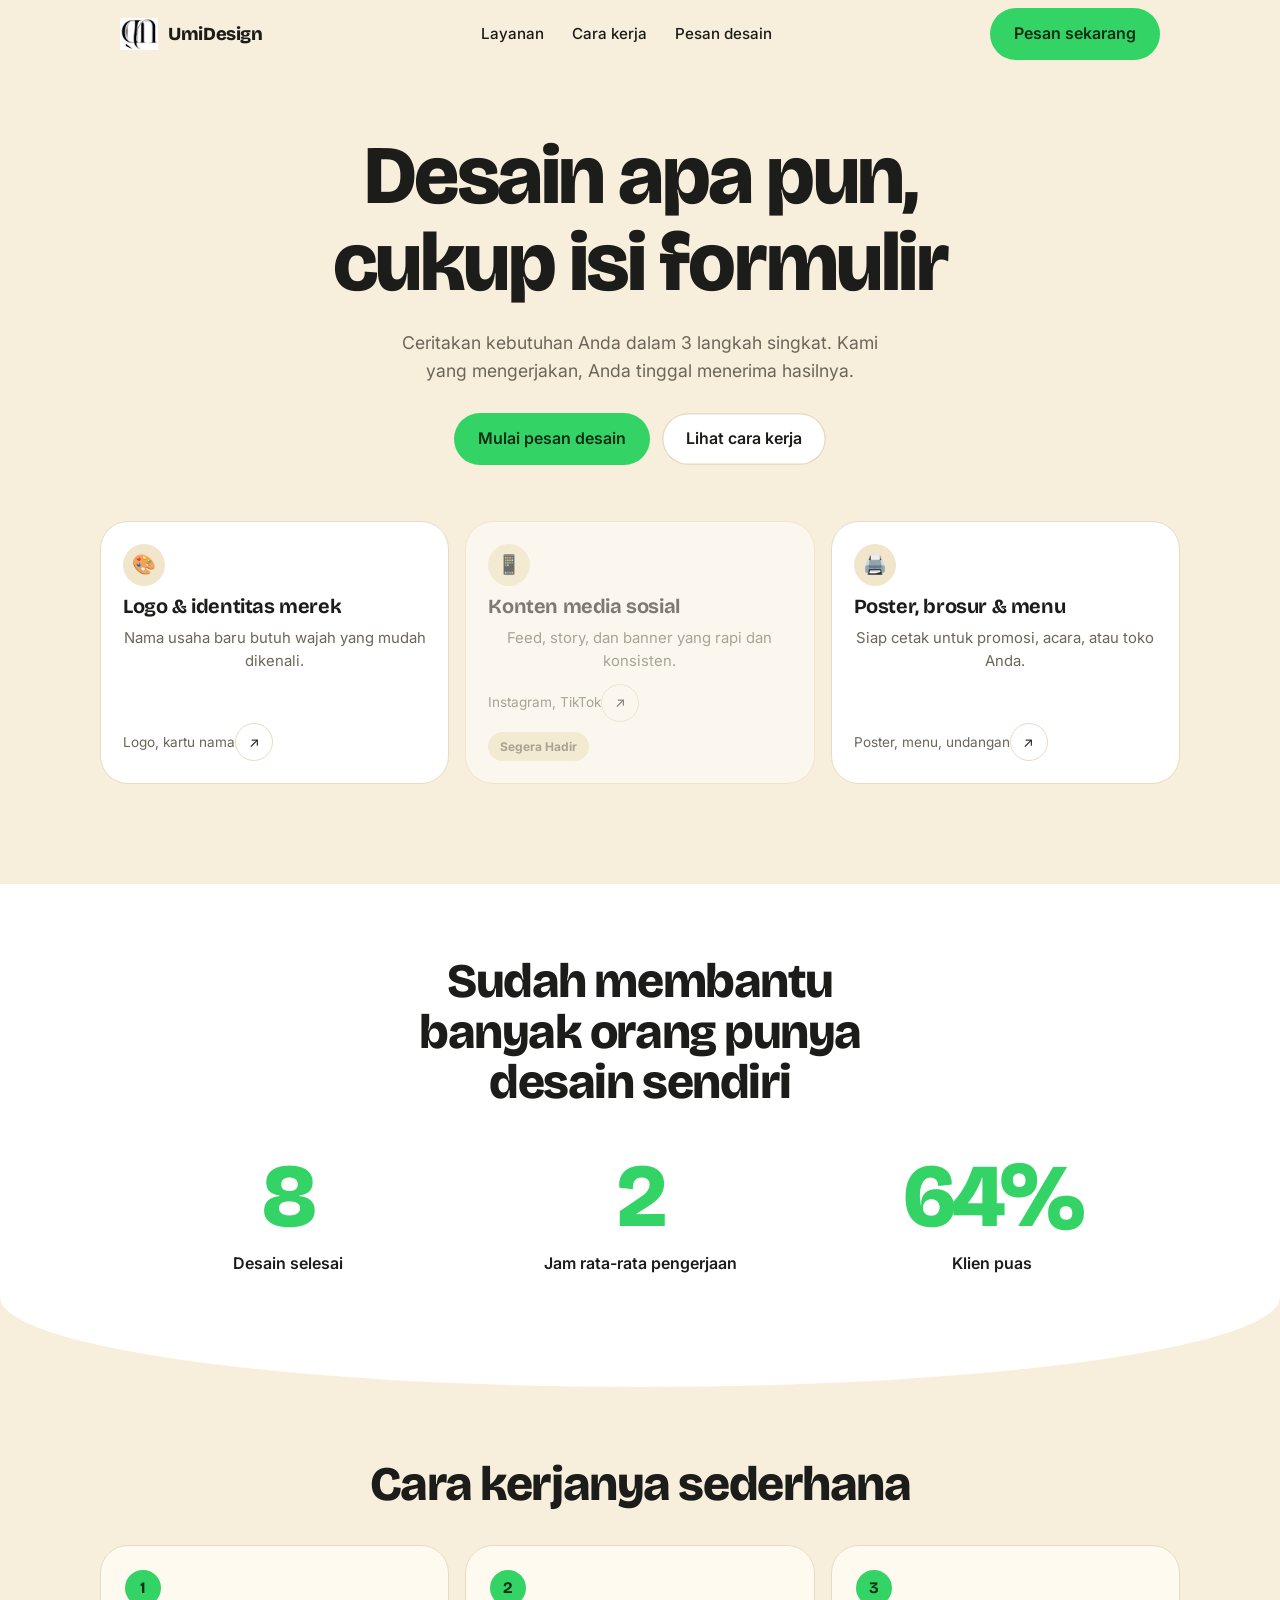
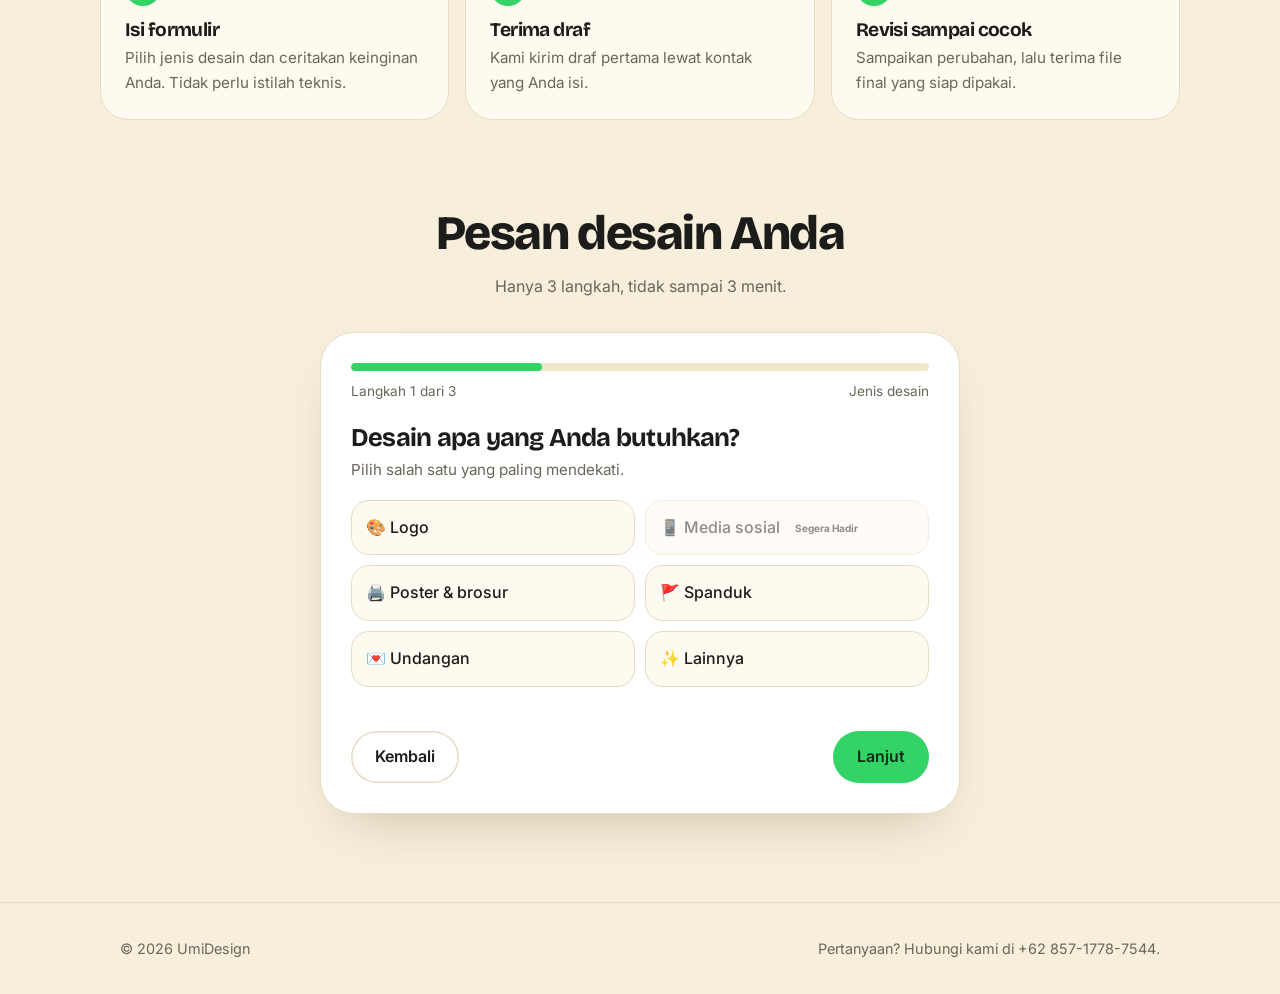
<file: desainku-web/index.html>
<!DOCTYPE html>
<html lang="id">
<head>
<meta charset="utf-8">
<meta name="viewport" content="width=device-width, initial-scale=1, viewport-fit=cover">
<title>UmiDesign – Pesan desain apa pun lewat formulir</title>
<link rel="stylesheet" href="https://fonts.googleapis.com/css2?family=Bricolage+Grotesque:wght@500;700;800&family=Inter:wght@400;500;600&display=swap">
<link rel="stylesheet" href="css/style.css">
</head>
<body>
<!-- ===== MENU ATAS ===== -->
<header><div class="wrap nav">
<a class="logo" href="#atas">
    <img src="assets/UmiDesign.png" alt="Logo UmiDesign" class="logo-img">
    <span data-brand>UmiDesign</span>
</a>
<nav class="links" aria-label="Menu utama"><a href="#layanan">Layanan</a><a href="#cara">Cara kerja</a><a href="#pesan">Pesan desain</a></nav>
<a class="btn" href="#pesan">Pesan sekarang</a>
</div></header>
<main id="atas">
<!-- ===== BAGIAN UTAMA & KARTU LAYANAN ===== -->
<section class="hero wrap" id="layanan">
<h1>Desain apa pun, cukup isi formulir</h1>
<p>Ceritakan kebutuhan Anda dalam 3 langkah singkat. Kami yang mengerjakan, Anda tinggal menerima hasilnya.</p>
<div class="cta"><a class="btn" href="#pesan">Mulai pesan desain</a><a class="btn ghost" href="#cara">Lihat cara kerja</a></div>
<div class="cards">
<button class="pick" data-pick="Logo &amp; identitas merek"><span class="ic">🎨</span><h3>Logo &amp; identitas merek</h3><p>Nama usaha baru butuh wajah yang mudah dikenali.</p><span class="ft">Logo, kartu nama<span class="go">↗</span></span></button>
<button
    class="pick unavailable"
    data-pick="Konten media sosial"
    disabled
    aria-disabled="true"
>
    <span class="ic">📱</span>
    <h3>Konten media sosial</h3>
    <p>Feed, story, dan banner yang rapi dan konsisten.</p>

    <span class="ft">
        Instagram, TikTok
        <span class="go">↗</span>
    </span>

    <span class="status">Segera Hadir</span>
</button>
<button class="pick" data-pick="Poster, brosur &amp; menu"><span class="ic">🖨️</span><h3>Poster, brosur &amp; menu</h3><p>Siap cetak untuk promosi, acara, atau toko Anda.</p><span class="ft">Poster, menu, undangan<span class="go">↗</span></span></button>
</div>
</section>
<!-- ===== ANGKA STATISTIK (ubah angka di data-to) ===== -->
<section class="stats"><div class="wrap">
<h2>Sudah membantu banyak orang punya desain sendiri</h2>
<div class="sg">
<div><div class="num" data-to="12">0</div><span>Desain selesai</span></div>
<div><div class="num" data-to="3">0</div><span>Jam rata-rata pengerjaan</span></div>
<div><div class="num" data-to="99" data-suf="%">0</div><span>Klien puas</span></div>
</div></div></section>
<!-- ===== CARA KERJA ===== -->
<section class="how wrap" id="cara">
<h2>Cara kerjanya sederhana</h2>
<div class="hg">
<div><b>1</b><h3>Isi formulir</h3><p>Pilih jenis desain dan ceritakan keinginan Anda. Tidak perlu istilah teknis.</p></div>
<div><b>2</b><h3>Terima draf</h3><p>Kami kirim draf pertama lewat kontak yang Anda isi.</p></div>
<div><b>3</b><h3>Revisi sampai cocok</h3><p>Sampaikan perubahan, lalu terima file final yang siap dipakai.</p></div>
</div></section>
<!-- ===== FORMULIR PEMESANAN ===== -->
<section class="formsec wrap" id="pesan">
<div class="formhead"><h2>Pesan desain Anda</h2><p>Hanya 3 langkah, tidak sampai 3 menit.</p></div>
<div class="form" id="form">
<div id="flow">
<div class="prog"><i id="bar"></i></div>
<div class="lab"><span id="stl">Langkah 1 dari 3</span><span id="stn">Jenis desain</span></div>
<div class="step">
<h3>Desain apa yang Anda butuhkan?</h3><p class="hint">Pilih salah satu yang paling mendekati.</p>
<div class="grid">
<button type="button" class="chip" data-g="type" data-v="Logo &amp; identitas merek" aria-pressed="false">🎨 Logo</button>
<button
    type="button"
    class="chip unavailable"
    data-g="type"
    data-v="Konten media sosial"
    aria-pressed="false"
    disabled
>
    📱 Media sosial
    <span class="status">Segera Hadir</span>
</button>
<button type="button" class="chip" data-g="type" data-v="Poster, brosur &amp; menu" aria-pressed="false">🖨️ Poster &amp; brosur</button>
<button type="button" class="chip" data-g="type" data-v="Spanduk &amp; banner" aria-pressed="false">🚩 Spanduk</button>
<button type="button" class="chip" data-g="type" data-v="Undangan" aria-pressed="false">💌 Undangan</button>
<button type="button" class="chip" data-g="type" data-v="Lainnya" aria-pressed="false">✨ Lainnya</button>
</div></div>
<div class="step" hidden>
<h3>Ceritakan keinginan Anda</h3><p class="hint">Cukup tulis dengan bahasa sehari-hari.</p>
<label for="proj">Nama proyek atau usaha</label><input type="text" id="proj" placeholder="Contoh: Kedai Kopi Senja" autocomplete="organization">
<label for="desc">Apa yang ingin dibuat?</label><textarea id="desc" placeholder="Contoh: Logo untuk kedai kopi kecil, suasana hangat dan ramah."></textarea>
<label>Gaya yang disukai</label>
<div class="row"><button type="button" class="chip" data-g="style" data-v="Minimalis" aria-pressed="false">Minimalis</button><button type="button" class="chip" data-g="style" data-v="Ceria" aria-pressed="false">Ceria</button><button type="button" class="chip" data-g="style" data-v="Elegan" aria-pressed="false">Elegan</button><button type="button" class="chip" data-g="style" data-v="Tegas" aria-pressed="false">Tegas</button><button type="button" class="chip" data-g="style" data-v="Belum tahu" aria-pressed="false">Belum tahu</button></div>
<label>Warna favorit (maksimal 3)</label>
<div class="row" id="sws"></div>
<label for="fl">Contoh gambar atau referensi (boleh dikosongkan)</label>
<input type="file" id="fl" accept="image/*" multiple>
<div class="thumbs" id="thumbs"></div>
<p class="hint" id="flh"></p>
</div>
<div class="step" hidden>
<h3>Bagaimana kami menghubungi Anda?</h3><p class="hint">Draf pertama kami kirim ke sini.</p>
<label for="nm">Nama Anda</label><input type="text" id="nm" autocomplete="name">
<label for="ct">WhatsApp atau email</label><input type="text" id="ct" placeholder="08xx atau nama@email.com" autocomplete="off">
<label for="dl">Target selesai (boleh dikosongkan)</label><input type="date" id="dl">
<label for="bg">Perkiraan anggaran</label>
<select id="bg"></select>
<label class="agree"><input type="checkbox" id="ag"><span>Saya setuju dihubungi untuk membahas pesanan ini.</span></label>
</div>
<p class="err" id="err" role="alert"></p>
<div class="acts"><button type="button" class="btn ghost" id="back" hidden>Kembali</button><button type="button" class="btn" id="next" style="margin-left:auto">Lanjut</button></div>
</div>
<div class="done" id="done" hidden>
<div class="ok">✓</div><h3 id="thx"></h3><p class="hint" id="oid"></p><p class="hint">Langkah terakhir: kirim pesanan ke kami lewat WhatsApp atau email agar segera diproses.</p>
<dl id="sum"></dl>
<div class="cta"><button class="btn" id="wa" type="button">Kirim lewat WhatsApp</button><button class="btn ghost" id="mail" type="button">Kirim lewat email</button><button class="btn ghost" id="copy" type="button">Salin ringkasan</button><button class="btn ghost" id="again" type="button">Buat pesanan baru</button></div>
<p class="hint" id="cmsg" style="margin-top:14px"></p>
</div>
</div>
</section>
</main>
<!-- ===== FOOTER ===== -->
<footer><div class="wrap"><span>© 2026 <span data-brand>UmiDesign</span></span><span>Pertanyaan? Hubungi kami di +62 857-1778-7544.</span></div></footer>
<script src="js/config.js"></script>
<script src="js/app.js"></script>
</body>
</html>
</file>
<file: desainku-web/css/style.css>
/* ===== WARNA & TEMA (ubah warna di sini) ===== */
:root{--bg:#f7efdc;--bg2:#fffaf0;--card:#fff;--ink:#1c1c1a;--mute:#6b665a;--line:#e6dcc4;--green:#34d366;--gink:#0b2e17;--navbg:rgba(247,239,220,.92);--soft:#f1e6cb;
box-sizing:border-box;padding-top:env(safe-area-inset-top,0px);padding-bottom:env(safe-area-inset-bottom,0px);color-scheme:light}
@media (prefers-color-scheme:dark){:root:not([data-theme="light"]){--bg:#17150f;--bg2:#1e1c14;--card:#25221a;--ink:#f4efe2;--mute:#a8a291;--line:#3a362b;--navbg:rgba(23,21,15,.92);--soft:#2e2a1f;color-scheme:dark}}
:root[data-theme="dark"]{--bg:#17150f;--bg2:#1e1c14;--card:#25221a;--ink:#f4efe2;--mute:#a8a291;--line:#3a362b;--navbg:rgba(23,21,15,.92);--soft:#2e2a1f;color-scheme:dark}
*,*::before,*::after{box-sizing:inherit}
html{scroll-behavior:smooth;scroll-padding-top:calc(env(safe-area-inset-top,0px) + 76px)}
body{margin:0;background:var(--bg);color:var(--ink);font:400 16px/1.6 Inter,system-ui,-apple-system,"Segoe UI",sans-serif}
body::before{content:"";position:fixed;inset:0 0 auto;height:env(safe-area-inset-top,0px);background:var(--navbg);z-index:30}
h1,h2,h3{font-family:"Bricolage Grotesque",Inter,system-ui,sans-serif;margin:0;letter-spacing:-.03em;line-height:1.05}
a{color:inherit;text-decoration:none}
button,input,select,textarea{font:inherit;color:inherit}
:focus-visible{outline:3px solid var(--green);outline-offset:2px}
.wrap{max-width:1080px;margin:0 auto;padding:0 20px}
/* ===== MENU ATAS ===== */
header{position:sticky;top:env(safe-area-inset-top,0px);z-index:20;background:var(--navbg);backdrop-filter:blur(8px)}
.nav{display:flex;align-items:center;justify-content:space-between;height:68px;gap:16px}
.logo {display: flex;align-items: center;gap: 10px;font: 800 1.15rem "Bricolage Grotesque", sans-serif;letter-spacing: -.02em;flex-shrink: 0;}
.logo-img {display: block;width: 38px;height: 38px;max-width: 38px;max-height: 38px;object-fit: contain;flex-shrink: 0;}
.logo span {white-space: nowrap;}
.links{display:flex;gap:28px;font-weight:500;font-size:.95rem}
.links a:hover{text-decoration:underline;text-underline-offset:4px}
.btn{display:inline-flex;align-items:center;justify-content:center;gap:8px;border:0;border-radius:999px;padding:13px 24px;font-weight:600;cursor:pointer;background:var(--green);color:var(--gink);transition:transform .15s}
.btn:hover{transform:translateY(-2px)}
.btn.ghost{background:var(--card);color:var(--ink);box-shadow:inset 0 0 0 1.5px var(--line)}
/* ===== BAGIAN UTAMA & KARTU LAYANAN ===== */
.hero{text-align:center;padding:64px 0 36px}
.hero h1{font-size:clamp(2.5rem,7.5vw,5.2rem);font-weight:800;max-width:15ch;margin:0 auto}
.hero p{max-width:46ch;margin:22px auto 28px;color:var(--mute);font-size:1.1rem}
.cta{display:flex;gap:12px;justify-content:center;flex-wrap:wrap}
.cards{display:grid;grid-template-columns:repeat(3,1fr);gap:16px;margin-top:56px;text-align:left}
.pick{background:var(--card);border:1.5px solid var(--line);border-radius:28px;padding:22px;cursor:pointer;display:flex;flex-direction:column;gap:10px;min-height:190px;transition:border-color .15s}
.pick:hover{border-color:var(--green)}
.pick .ic{width:42px;height:42px;border-radius:50%;background:var(--soft);display:grid;place-items:center;font-size:1.2rem}
.pick h3{font-size:1.25rem;letter-spacing:-.02em}
.pick p{margin:0;color:var(--mute);font-size:.93rem}
.pick .ft{margin-top:auto;display:flex;justify-content:space-between;align-items:center;font-size:.85rem;color:var(--mute)}
.go{width:38px;height:38px;border-radius:50%;border:1.5px solid var(--line);display:grid;place-items:center;color:var(--ink)}
/* ===== ANGKA STATISTIK ===== */
.stats{background:var(--card);border-radius:0 0 50% 50%/0 0 90px 90px;margin-top:64px;padding:72px 0 110px;text-align:center}
.stats h2{font-size:clamp(1.8rem,4.5vw,3rem);font-weight:800;max-width:16ch;margin:0 auto 44px}
.sg{display:grid;grid-template-columns:repeat(3,1fr);gap:16px}
.num{font:800 clamp(2.8rem,9vw,5.6rem)/1 "Bricolage Grotesque",sans-serif;color:var(--green);letter-spacing:-.04em}
.sg span{display:block;font-weight:600;margin-top:10px}
/* ===== CARA KERJA ===== */
.how{padding:72px 0 24px}
.how h2,.formhead h2{font-size:clamp(1.8rem,4.5vw,3rem);font-weight:800;text-align:center;margin-bottom:36px}
.hg{display:grid;grid-template-columns:repeat(3,1fr);gap:16px}
.hg div{padding:24px;border-radius:28px;background:var(--bg2);border:1.5px solid var(--line)}
.hg b{display:grid;place-items:center;width:36px;height:36px;border-radius:50%;background:var(--green);color:var(--gink);font-family:"Bricolage Grotesque",sans-serif;margin-bottom:14px}
.hg h3{font-size:1.2rem;margin-bottom:6px}.hg p{margin:0;color:var(--mute);font-size:.95rem}
/* ===== FORMULIR PEMESANAN ===== */
.formsec{padding:64px 0 88px}
.formhead p{text-align:center;color:var(--mute);margin:-20px 0 32px}
.form{max-width:640px;margin:0 auto;background:var(--card);border-radius:34px;padding:30px;box-shadow:0 24px 60px -30px rgba(80,60,10,.35);border:1.5px solid var(--line)}
.prog{height:8px;border-radius:99px;background:var(--soft);overflow:hidden}
.prog i{display:block;height:100%;width:33%;background:var(--green);border-radius:99px;transition:width .3s}
.lab{display:flex;justify-content:space-between;color:var(--mute);font-size:.85rem;margin:10px 0 22px}
.form h3{font-size:1.6rem;margin-bottom:6px}
.hint{color:var(--mute);margin:0 0 18px;font-size:.95rem}
.grid{display:grid;grid-template-columns:repeat(2,1fr);gap:10px}
.chip{border:1.5px solid var(--line);background:var(--bg2);border-radius:18px;padding:14px;cursor:pointer;text-align:left;font-weight:500;display:flex;gap:10px;align-items:center}
.chip[aria-pressed="true"]{border-color:var(--green);background:var(--green);color:var(--gink);font-weight:600}
.row{display:flex;flex-wrap:wrap;gap:8px}.row .chip{padding:9px 16px;border-radius:99px}
.sw{width:38px;height:38px;border-radius:50%;border:3px solid var(--card);box-shadow:0 0 0 1.5px var(--line);cursor:pointer;padding:0}
.sw[aria-pressed="true"]{box-shadow:0 0 0 3px var(--green)}
label{display:block;font-weight:600;font-size:.92rem;margin:18px 0 6px}
input[type=text],input[type=date],select,textarea{width:100%;border:1.5px solid var(--line);background:var(--bg2);border-radius:16px;padding:13px 16px;font-size:16px}
textarea{min-height:110px;resize:vertical}
.agree{display:flex;gap:10px;align-items:flex-start;font-weight:400;margin-top:20px}.agree input{width:20px;height:20px;accent-color:var(--green);margin-top:3px}
.err{color:#c0392b;font-weight:500;min-height:1.4em;margin:14px 0 0;font-size:.92rem}
:root[data-theme="dark"] .err{color:#ff8a7a}
@media (prefers-color-scheme:dark){:root:not([data-theme="light"]) .err{color:#ff8a7a}}
.acts{display:flex;justify-content:space-between;gap:10px;margin-top:10px}
.done{text-align:center}.done .ok{width:64px;height:64px;border-radius:50%;background:var(--green);color:var(--gink);display:grid;place-items:center;font-size:1.8rem;margin:0 auto 14px}
dl{text-align:left;background:var(--bg2);border-radius:20px;padding:6px 18px;margin:20px 0}
dl div{display:flex;gap:14px;padding:10px 0;border-bottom:1px solid var(--line)}dl div:last-child{border:0}
dt{color:var(--mute);min-width:96px;font-size:.9rem}dd{margin:0;font-weight:500;overflow-wrap:anywhere}
/* ===== FOOTER ===== */
footer{padding:34px 0;border-top:1.5px solid var(--line);color:var(--mute);font-size:.9rem}
footer .wrap{display:flex;justify-content:space-between;flex-wrap:wrap;gap:12px}
/* ===== TAMPILAN HP ===== */
@media (max-width:760px){.links{display:none}.cards,.hg{grid-template-columns:1fr}.pick{min-height:0}.sg{gap:8px}.grid{grid-template-columns:1fr 1fr}.form{padding:22px;border-radius:28px}.stats{border-radius:0 0 50% 50%/0 0 48px 48px}}
@media (prefers-reduced-motion:reduce){html{scroll-behavior:auto}*{transition:none!important}}
/* ===== UNGGAH GAMBAR ===== */
input[type=file]{width:100%;border:1.5px dashed var(--line);background:var(--bg2);border-radius:16px;padding:14px;font-size:16px}
.thumbs{display:flex;flex-wrap:wrap;gap:12px;margin-top:12px}
.th{position:relative;width:64px;height:64px}
.th img{width:100%;height:100%;object-fit:cover;border-radius:14px;border:1.5px solid var(--line)}
.th button{position:absolute;top:-8px;right:-8px;width:24px;height:24px;border-radius:50%;border:0;background:var(--ink);color:var(--bg);cursor:pointer;line-height:1}
#flh{margin:8px 0 0;font-size:.85rem}
/* ===== LAYANAN BELUM TERSEDIA ===== */

.pick.unavailable {
    opacity: 0.55;
    cursor: not-allowed;
    pointer-events: none;
    position: relative;
}

.pick.unavailable:hover {
    border-color: var(--line);
}

.pick.unavailable .status {
    display: inline-block;
    width: fit-content;
    padding: 5px 12px;
    border-radius: 50px;

    background: var(--soft);
    color: var(--mute);

    font-size: 0.75rem;
    font-weight: 700;
}
/* Tombol kategori yang belum tersedia */
.chip.unavailable {
    opacity: 0.5;
    cursor: not-allowed;
    pointer-events: none;
}

.chip.unavailable .status {
    font-size: 10px;
    font-weight: 700;
    margin-left: 5px;
}
</file>
